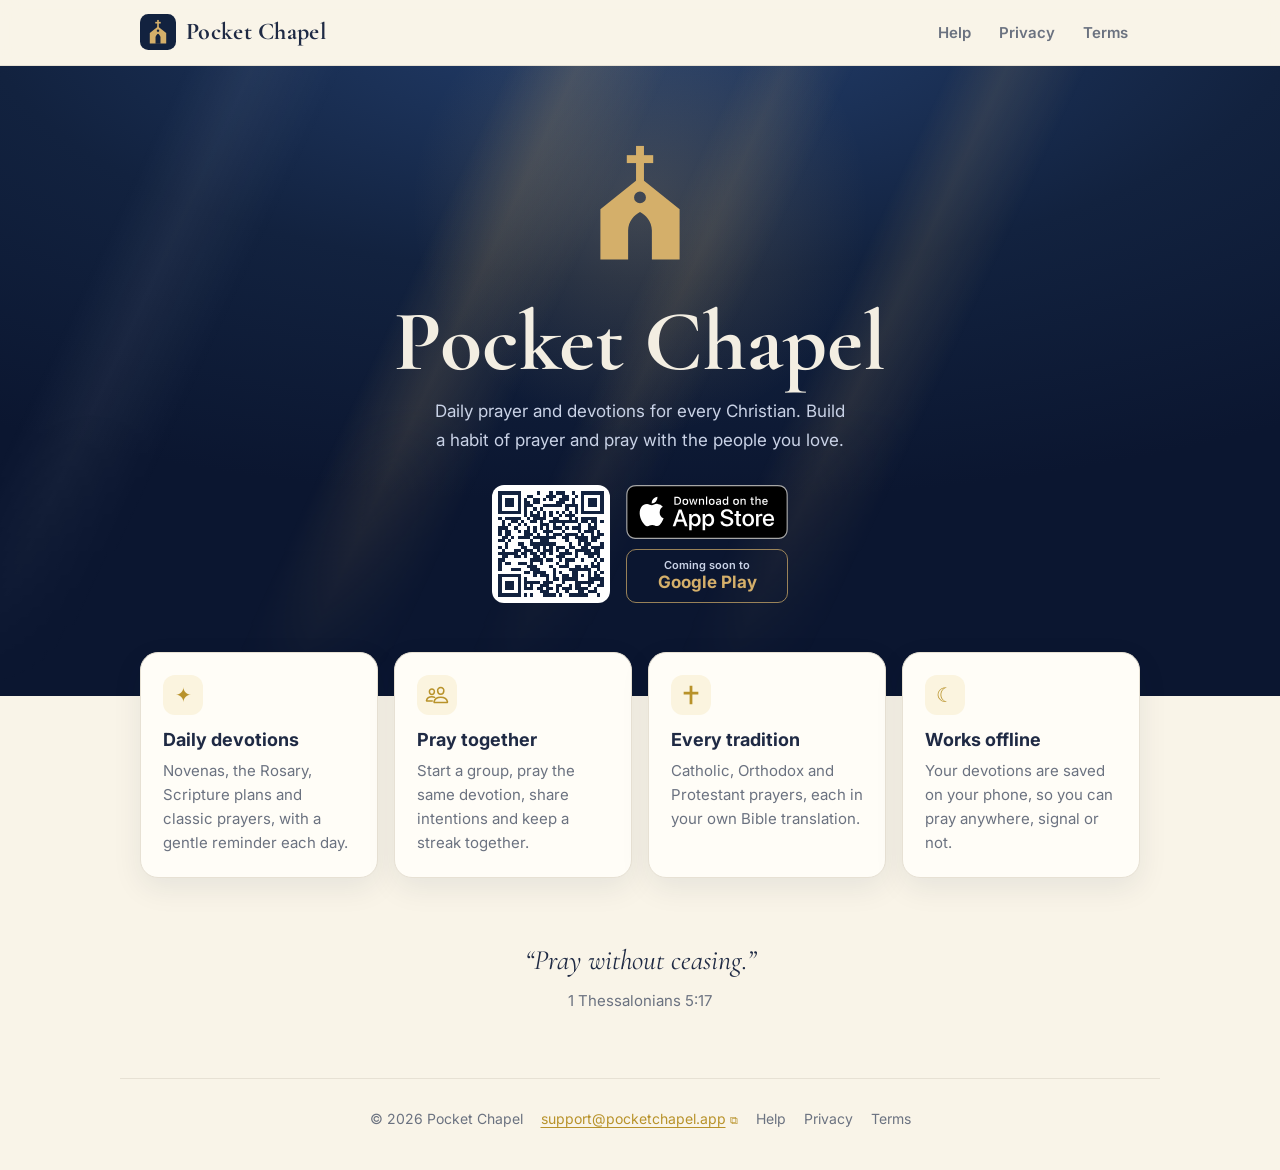
<file: index.html>
<!doctype html>
<html lang="en">
<head>
<meta charset="utf-8">
<meta name="viewport" content="width=device-width, initial-scale=1">
<title>Pocket Chapel · Daily prayer and devotions</title>
<meta name="description" content="Daily prayer and devotions for every Christian.">
<!-- Link previews (Nov 20): what iMessage, WhatsApp and social apps show when someone shares a pocketchapel.app link. -->
<meta property="og:type" content="website">
<meta property="og:site_name" content="Pocket Chapel">
<meta property="og:title" content="Pocket Chapel">
<meta property="og:description" content="Daily prayer and devotions for every Christian.">
<meta property="og:image" content="https://pocketchapel.app/og-image.png">
<meta property="og:image:width" content="1200">
<meta property="og:image:height" content="630">
<meta name="twitter:card" content="summary_large_image">
<meta name="twitter:image" content="https://pocketchapel.app/og-image.png">
<meta property="og:url" content="https://pocketchapel.app/">
<link rel="preconnect" href="https://fonts.googleapis.com">
<link rel="preconnect" href="https://fonts.gstatic.com" crossorigin>
<link href="https://fonts.googleapis.com/css2?family=Cormorant+Garamond:wght@600;700&family=Inter:wght@400;600;700&display=swap" rel="stylesheet">
<link rel="stylesheet" href="style.css?v=10">
<link rel="icon" href="data:image/svg+xml,<svg xmlns='http://www.w3.org/2000/svg' viewBox='0 0 100 100'><rect width='100' height='100' rx='23' fill='%2312223F'/><g transform='translate(12 12) scale(.76)'><rect x='47' y='6' width='6' height='30' fill='%23D4AF6A'/><rect x='40' y='13' width='20' height='6' fill='%23D4AF6A'/><path d='M20 92 V54 L50 30 L80 54 V92 Z' fill='%23D4AF6A'/><path d='M41 93 V70 C41 63 46 58 50 56 C54 58 59 63 59 70 V93 Z' fill='%2312223F'/><circle cx='50' cy='45' r='4.5' fill='%2312223F'/></g></svg>">
</head>
<body>
<header class="top"><div class="top-in"><a class="brand" href=""><svg viewBox="0 0 100 100" aria-hidden="true"><rect width="100" height="100" rx="23" fill="#12223F"/><g transform="translate(12 12) scale(.76)"><rect x="47" y="6" width="6" height="30" fill="#D4AF6A"/><rect x="40" y="13" width="20" height="6" fill="#D4AF6A"/><path d="M20 92 V54 L50 30 L80 54 V92 Z" fill="#D4AF6A"/><path d="M41 93 V70 C41 63 46 58 50 56 C54 58 59 63 59 70 V93 Z" fill="#12223F"/><circle cx="50" cy="45" r="4.5" fill="#12223F"/></g></svg><span>Pocket Chapel</span></a><nav><a href="help/">Help</a><a href="privacy/">Privacy</a><a href="terms/">Terms</a></nav></div></header>
<section class="hero">
<!-- Door and window are real cut-outs, so the background and rays show through (Becket, Nov 20). Nov 21: the door is now part of the outline, so no thin line shows across the bottom of the doorway. --><svg viewBox="0 0 100 100" aria-hidden="true"><rect x="47" y="6" width="6" height="30" fill="#D4AF6A"/><rect x="40" y="13" width="20" height="6" fill="#D4AF6A"/><path fill-rule="evenodd" d="M20 92 V54 L50 30 L80 54 V92 H59 V70 C59 63 54 58 50 56 C46 58 41 63 41 70 V92 Z M54.5 45 A4.5 4.5 0 1 0 45.5 45 A4.5 4.5 0 1 0 54.5 45 Z" fill="#D4AF6A"/></svg>
<h1>Pocket Chapel</h1>
<p>Daily prayer and devotions for every Christian. Build a habit of prayer and pray with the people you love.</p>
<!-- Live on the App Store (approved Nov 20, 2026); Android still to come. Apple's official badge (app-store-badge.svg, downloaded by Becket from developer.apple.com). -->
<!-- Get the app (Becket, Nov 20): on computers, the QR code on the left and the two store buttons stacked on the right;
     on phones, just the two buttons. -->
<div class="soon"><div class="qr"><img src="app-store-qr.svg" alt="QR code for Pocket Chapel on the App Store" width="118" height="118"></div><div class="stores"><a class="store" href="https://apps.apple.com/app/pocket-chapel/id6829996127"><img src="app-store-badge.svg" alt="Download on the App Store" width="162" height="54"></a><span class="play"><small>Coming soon to</small>Google Play</span></div></div>
</section>
<section class="features">
<div class="feature"><div class="ic">✦</div><h3>Daily devotions</h3><p>Novenas, the Rosary, Scripture plans and classic prayers, with a gentle reminder each day.</p></div>
<div class="feature"><div class="ic"><svg viewBox="0 0 512 512" width="24" height="24" aria-hidden="true"><path d="M402 168c-2.93 40.67-33.1 72-66 72s-63.12-31.32-66-72c-3-42.31 26.37-72 66-72s69 30.46 66 72z" fill="none" stroke="currentColor" stroke-linecap="round" stroke-linejoin="round" stroke-width="32"/><path d="M336 304c-65.17 0-127.84 32.37-143.54 95.41-2.08 8.34 3.15 16.59 11.72 16.59h263.65c8.57 0 13.77-8.25 11.72-16.59C463.85 335.36 401.18 304 336 304z" fill="none" stroke="currentColor" stroke-miterlimit="10" stroke-width="32"/><path d="M200 185.94c-2.34 32.48-26.72 58.06-53 58.06s-50.7-25.57-53-58.06C91.61 152.15 115.34 128 147 128s55.39 24.77 53 57.94z" fill="none" stroke="currentColor" stroke-linecap="round" stroke-linejoin="round" stroke-width="32"/><path d="M206 306c-18.05-8.27-37.93-11.45-59-11.45-52 0-102.1 25.85-114.65 76.2-1.65 6.66 2.53 13.25 9.37 13.25H154" fill="none" stroke="currentColor" stroke-linecap="round" stroke-miterlimit="10" stroke-width="32"/></svg></div><h3>Pray together</h3><p>Start a group, pray the same devotion, share intentions and keep a streak together.</p></div>
<div class="feature"><div class="ic"><svg viewBox="0 0 24 24" width="22" height="22" aria-hidden="true"><path d="M10.5 2h3v6.5H20v3h-6.5V22h-3V11.5H4v-3h6.5z" fill="currentColor"/></svg></div><h3>Every tradition</h3><p>Catholic, Orthodox and Protestant prayers, each in your own Bible translation.</p></div>
<div class="feature"><div class="ic">☾</div><h3>Works offline</h3><p>Your devotions are saved on your phone, so you can pray anywhere, signal or not.</p></div>
</section>
<section class="verse">
<blockquote>“Pray without ceasing.”</blockquote>
<cite>1 Thessalonians 5:17</cite>
</section>
<footer><span>© 2026 Pocket Chapel</span><span><button class="email" type="button" data-email="support@pocketchapel.app" title="Tap to copy">support@pocketchapel.app</button></span><a href="help/">Help</a><a href="privacy/">Privacy</a><a href="terms/">Terms</a></footer>
<script src="copy.js?v=2"></script>
<script src="store.js?v=1"></script>
</body>
</html>
</file>
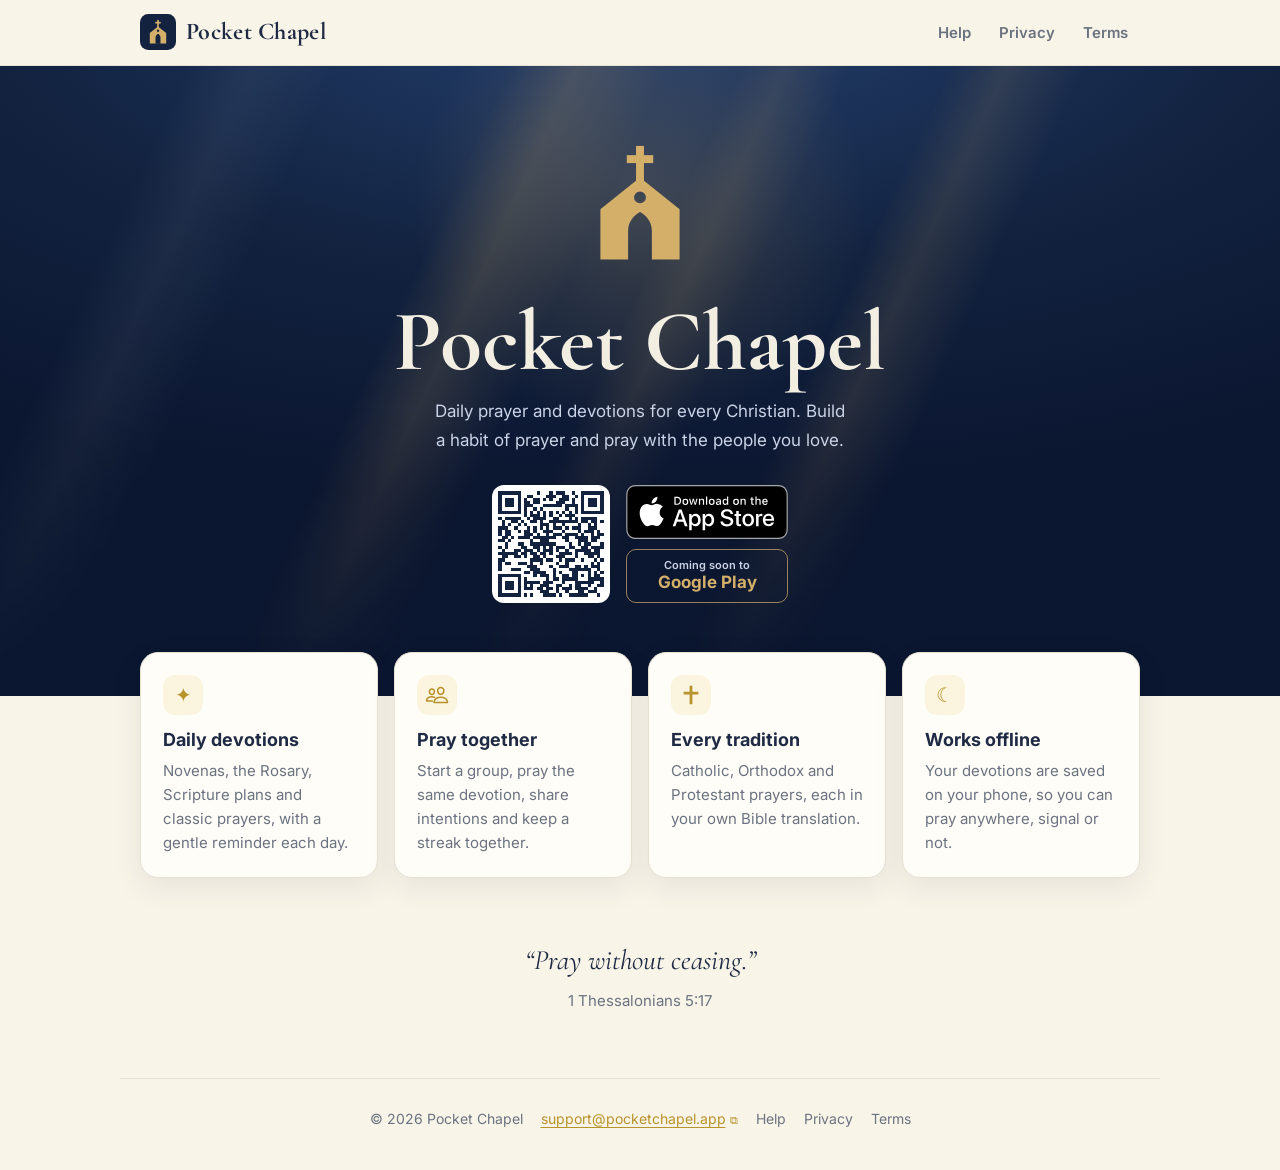
<file: get/index.html>
<!doctype html>
<html lang="en">
<head>
<meta charset="utf-8">
<meta name="viewport" content="width=device-width, initial-scale=1">
<title>Pocket Chapel</title>
<meta name="description" content="Daily prayer and devotions for every Christian.">
<!-- Link previews (Nov 20): what iMessage, WhatsApp and social apps show when someone shares a pocketchapel.app link. -->
<meta property="og:type" content="website">
<meta property="og:site_name" content="Pocket Chapel">
<meta property="og:title" content="Pocket Chapel">
<meta property="og:description" content="Daily prayer and devotions for every Christian.">
<meta property="og:image" content="https://pocketchapel.app/og-image.png">
<meta property="og:image:width" content="1200">
<meta property="og:image:height" content="630">
<meta name="twitter:card" content="summary_large_image">
<meta name="twitter:image" content="https://pocketchapel.app/og-image.png">
<meta property="og:url" content="https://pocketchapel.app/get/">
<!-- The link to share (Becket, Nov 20): pocketchapel.app/get. Messages show the Pocket Chapel picture above
     instead of Apple's screenshot. iPhones go straight to the App Store; everyone else lands on the home page
     (Android: "coming soon to Google Play"; computers: the QR code). Add Google Play here once Android is out. -->
<style>
body{margin:0;background:#12223F;color:#F3EEE2;font:17px/1.5 -apple-system,Helvetica,Arial,sans-serif;min-height:100vh;display:flex;flex-direction:column;align-items:center;justify-content:center;gap:18px;text-align:center;padding:24px;box-sizing:border-box}
.logo{width:104px;height:104px}
h1{font:600 40px/1.1 Georgia,"Times New Roman",serif;margin:0;letter-spacing:.3px}
p{margin:0;color:#C9D2E6;max-width:300px}
.badge{display:inline-block;line-height:0;border-radius:10px;margin-top:6px}
.badge img{width:162px;height:54px;display:block}
.home{color:#D4AF6A;font-size:15px;text-decoration:none}
</style>
</head>
<body>
<!-- Nov 21: the page now shows the logo and an App Store button first, so the dark Pocket Chapel page (not a blank
     white one) sits behind Safari's "Open this page in App Store?" box, and anyone who taps Cancel can still get the app. -->
<svg class="logo" viewBox="0 0 100 100" aria-hidden="true"><rect x="47" y="6" width="6" height="30" fill="#D4AF6A"/><rect x="40" y="13" width="20" height="6" fill="#D4AF6A"/><path fill-rule="evenodd" d="M20 92 V54 L50 30 L80 54 V92 H59 V70 C59 63 54 58 50 56 C46 58 41 63 41 70 V92 Z M54.5 45 A4.5 4.5 0 1 0 45.5 45 A4.5 4.5 0 1 0 54.5 45 Z" fill="#D4AF6A"/></svg>
<h1>Pocket Chapel</h1>
<p>Daily prayer and devotions for every Christian.</p>
<a class="badge" href="https://apps.apple.com/app/pocket-chapel/id6829996127"><img src="/app-store-badge.svg" alt="Download on the App Store"></a>
<a class="home" href="/">Visit pocketchapel.app</a>
<script>
(function () {
  var ua = navigator.userAgent || '';
  var ios = /iPhone|iPad|iPod/i.test(ua) || (navigator.platform === 'MacIntel' && navigator.maxTouchPoints > 1);
  // iPhones: open the App Store after the page has drawn. Everyone else: the home page (Android "coming soon", computers the QR code).
  setTimeout(function () { location.replace(ios ? 'https://apps.apple.com/app/pocket-chapel/id6829996127' : '/'); }, 400);
})();
</script>
</body>
</html>
</file>
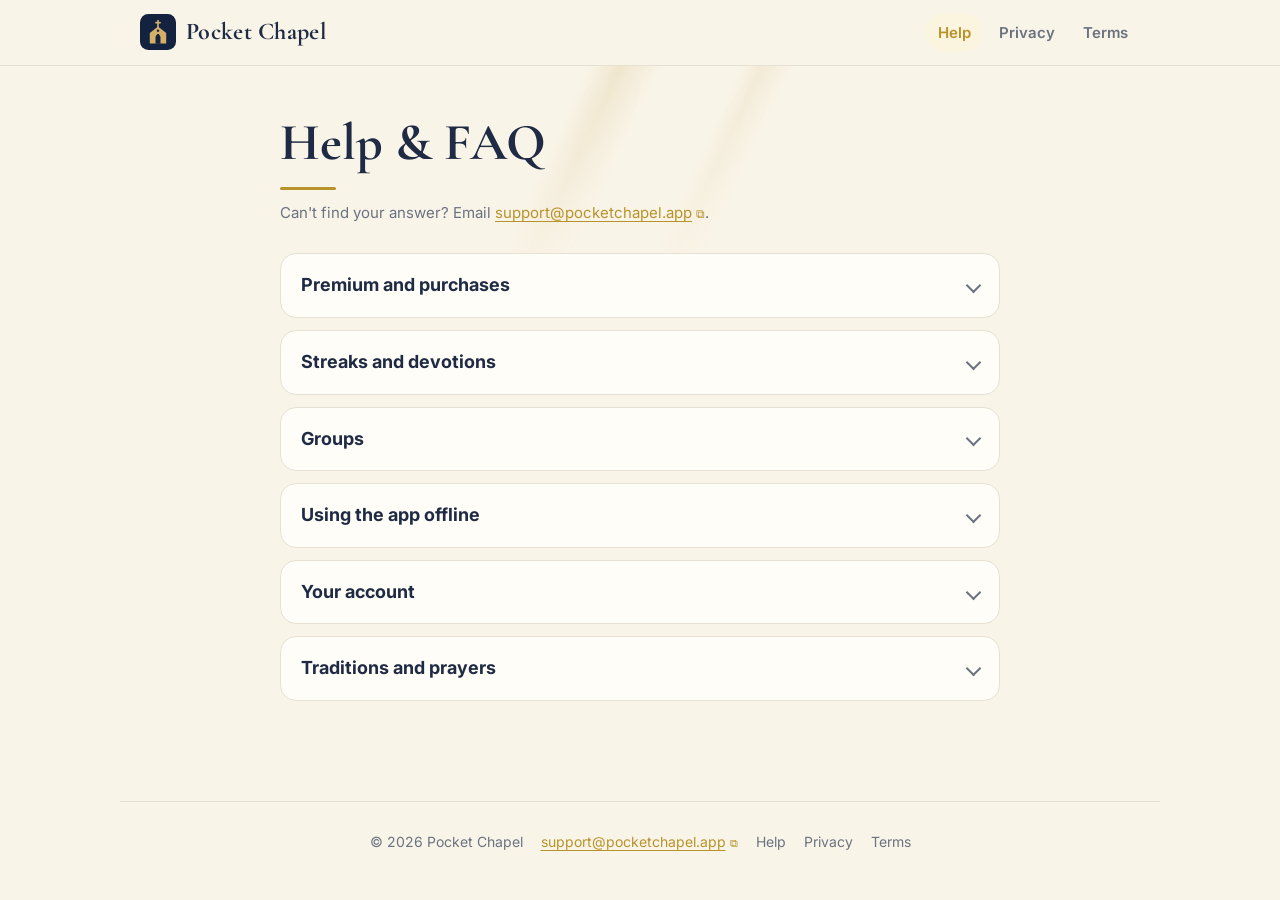
<file: help/index.html>
<!doctype html>
<html lang="en">
<head>
<meta charset="utf-8">
<meta name="viewport" content="width=device-width, initial-scale=1">
<title>Help & FAQ · Pocket Chapel</title>
<meta name="description" content="Daily prayer and devotions for every Christian.">
<link rel="preconnect" href="https://fonts.googleapis.com">
<link rel="preconnect" href="https://fonts.gstatic.com" crossorigin>
<link href="https://fonts.googleapis.com/css2?family=Cormorant+Garamond:wght@600;700&family=Inter:wght@400;600;700&display=swap" rel="stylesheet">
<link rel="stylesheet" href="../style.css?v=2">
<link rel="icon" href="data:image/svg+xml,<svg xmlns='http://www.w3.org/2000/svg' viewBox='0 0 100 100'><rect width='100' height='100' rx='23' fill='%2312223F'/><g transform='translate(12 12) scale(.76)'><rect x='47' y='6' width='6' height='30' fill='%23D4AF6A'/><rect x='40' y='13' width='20' height='6' fill='%23D4AF6A'/><path d='M20 92 V54 L50 30 L80 54 V92 Z' fill='%23D4AF6A'/><path d='M41 93 V70 C41 63 46 58 50 56 C54 58 59 63 59 70 V93 Z' fill='%2312223F'/><circle cx='50' cy='45' r='4.5' fill='%2312223F'/></g></svg>">
</head>
<body>
<header class="top"><div class="top-in"><a class="brand" href="../"><svg viewBox="0 0 100 100" aria-hidden="true"><rect width="100" height="100" rx="23" fill="#12223F"/><g transform="translate(12 12) scale(.76)"><rect x="47" y="6" width="6" height="30" fill="#D4AF6A"/><rect x="40" y="13" width="20" height="6" fill="#D4AF6A"/><path d="M20 92 V54 L50 30 L80 54 V92 Z" fill="#D4AF6A"/><path d="M41 93 V70 C41 63 46 58 50 56 C54 58 59 63 59 70 V93 Z" fill="#12223F"/><circle cx="50" cy="45" r="4.5" fill="#12223F"/></g></svg><span>Pocket Chapel</span></a><nav><a href="../help/" class="on">Help</a><a href="../privacy/">Privacy</a><a href="../terms/">Terms</a></nav></div></header>
<main class="page">
<h1>Help &amp; FAQ</h1>
<div class="rule"></div>
<p class="date">Can't find your answer? Email <button class="email" type="button" data-email="support@pocketchapel.app" title="Tap to copy">support@pocketchapel.app</button>.</p>
<details name="faq"><summary>Premium and purchases</summary><div class="qa">
<p class="q">What does Premium add?</p><p class="a">Groups, your own prayers, making any prayer a devotion, Stacks, and as many devotions as you like. Prayers, the Bible, readings and streaks are always free.</p>
<p class="q">How do I cancel?</p><p class="a">In your phone's Settings under Subscriptions (iPhone) or in the Play Store (Android). Premium stays on until the time you paid for runs out.</p>
<p class="q">Can I get a refund?</p><p class="a">Apple and Google handle payments, so ask them for a refund: on iPhone at reportaproblem.apple.com, on Android through your Play Store order history.</p>
<p class="q">How do I get Premium on a new phone?</p><p class="a">Sign in with the same account, open the Premium page and tap Restore purchases.</p>
<p class="q">What happens to my groups if Premium ends?</p><p class="a">You're paused, so you don't break the group's streak. When you renew, you can catch up or jump back in.</p>
</div></details>
<details name="faq"><summary>Streaks and devotions</summary><div class="qa">
<p class="q">When does a new day start?</p><p class="a">At 3 a.m., so late-night prayers count for that day.</p>
<p class="q">How does my streak work?</p><p class="a">It counts the days in a row you mark at least one devotion done.</p>
<p class="q">I missed a day. Can I catch up?</p><p class="a">Yes. Open the devotion and pray the days you missed. Novenas can be caught up but not prayed ahead.</p>
<p class="q">Can I get a lost streak back?</p><p class="a">If your streak was over 30 days and you missed 1 or 2 days, Today offers "Win back your streak." You can do this once a month.</p>
<p class="q">How do I change reminders?</p><p class="a">Open the devotion and change its reminder time under Details. You can turn all reminders off in Settings.</p>
</div></details>
<details name="faq"><summary>Groups</summary><div class="qa">
<p class="q">Who can make or join a group?</p><p class="a">Anyone with Premium.</p>
<p class="q">How do I join a group?</p><p class="a">Ask a member for the invite code, then go to Groups → Join with a code. If the group is partway through a devotion, you start at Day 1 and can catch up.</p>
<p class="q">How does a group streak work?</p><p class="a">The group keeps its streak when every member has prayed or is caught up. Paused and offline members don't break it.</p>
<p class="q">What if I'll have no signal?</p><p class="a">Turn on Going offline in Group info. The streak waits for you.</p>
<p class="q">What are nudges and emergency requests?</p><p class="a">A nudge reminds someone to pray. An emergency request asks the whole group to pray now. A group can have up to 3 prayer requests at a time (intentions and emergencies together); emergencies show for 5 days.</p>
<p class="q">How do I block someone?</p><p class="a">Press and hold their message in the group chat and tap Block.</p>
<p class="q">How do I leave a group?</p><p class="a">Open Group info and tap Leave group.</p>
</div></details>
<details name="faq"><summary>Using the app offline</summary><div class="qa">
<p class="q">Does the app work without signal?</p><p class="a">Yes. Your Today devotions are saved on your phone. Mark them done and they'll sync later.</p>
<p class="q">Can I read the whole Bible offline?</p><p class="a">Yes, after you download a Bible in Settings.</p>
<p class="q">What doesn't work offline?</p><p class="a">Searching for new devotions, Suggest, group chat and signing out.</p>
</div></details>
<details name="faq"><summary>Your account</summary><div class="qa">
<p class="q">How do I delete my account?</p><p class="a">Profile → Account → Delete account. It erases everything and can't be undone.</p>
<p class="q">Does deleting my account cancel Premium?</p><p class="a">No. Cancel it in your phone's Settings first.</p>
<p class="q">What do you do with my data?</p><p class="a">See our <a href="../privacy/">Privacy Policy</a>.</p>
</div></details>
<details name="faq"><summary>Traditions and prayers</summary><div class="qa">
<p class="q">Is Pocket Chapel only for Catholics?</p><p class="a">No, it's for all Christians. Change what the Library shows in Settings.</p>
<p class="q">Where do the prayers come from?</p><p class="a">Books published in 1930 or earlier. The Readings of the Day show the Bible verses for each day in your own Bible translation.</p>
<p class="q">I found a mistake in a prayer.</p><p class="a">Email <button class="email" type="button" data-email="support@pocketchapel.app" title="Tap to copy">support@pocketchapel.app</button> and tell us which prayer. We'll fix it.</p>
</div></details>
</main>
<footer><span>© 2026 Pocket Chapel</span><span><button class="email" type="button" data-email="support@pocketchapel.app" title="Tap to copy">support@pocketchapel.app</button></span><a href="../help/">Help</a><a href="../privacy/">Privacy</a><a href="../terms/">Terms</a></footer>
<script src="../copy.js?v=2"></script>
<script>
// One topic open at a time (Becket, Nov 19), also in browsers that don't support details name="".
document.querySelectorAll('details[name="faq"]').forEach(function (d) {
  d.addEventListener('toggle', function () {
    if (!d.open) return;
    document.querySelectorAll('details[name="faq"]').forEach(function (o) { if (o !== d) o.open = false; });
  });
});
</script>

</body>
</html>
</file>
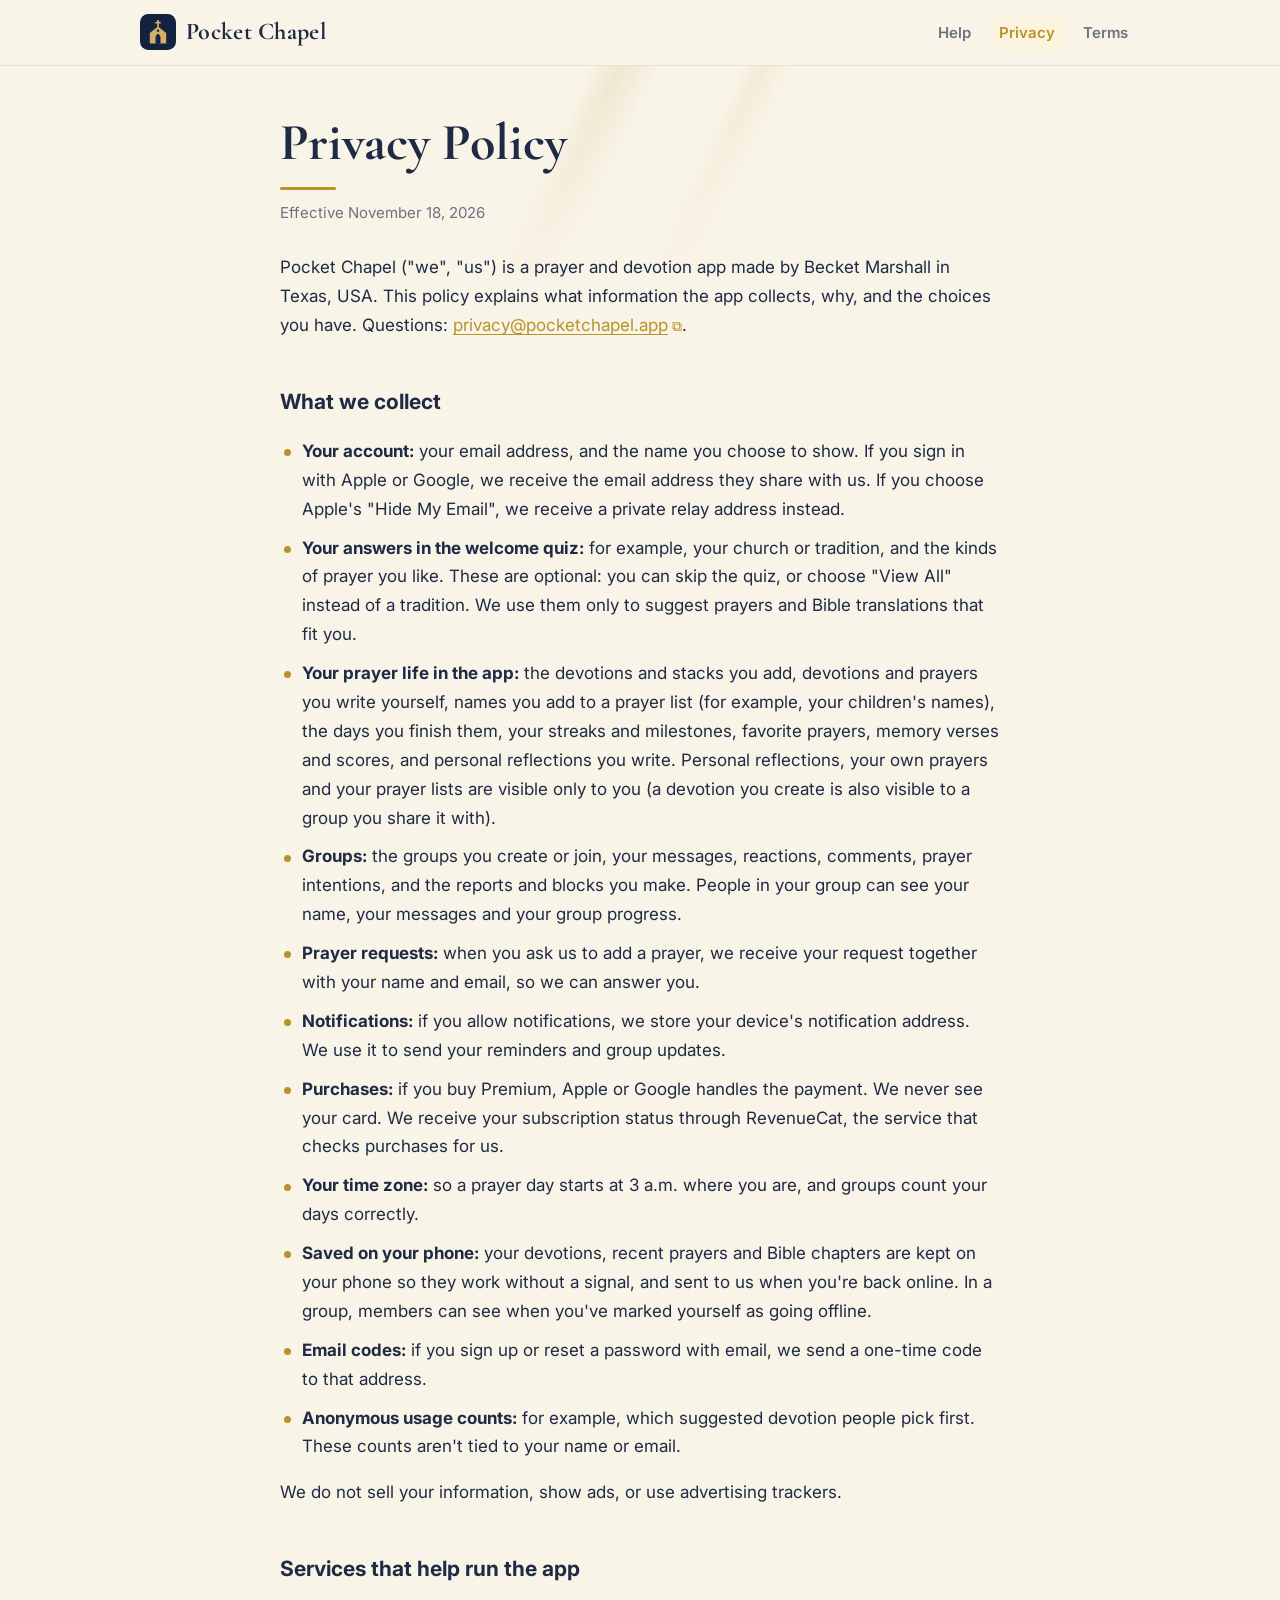
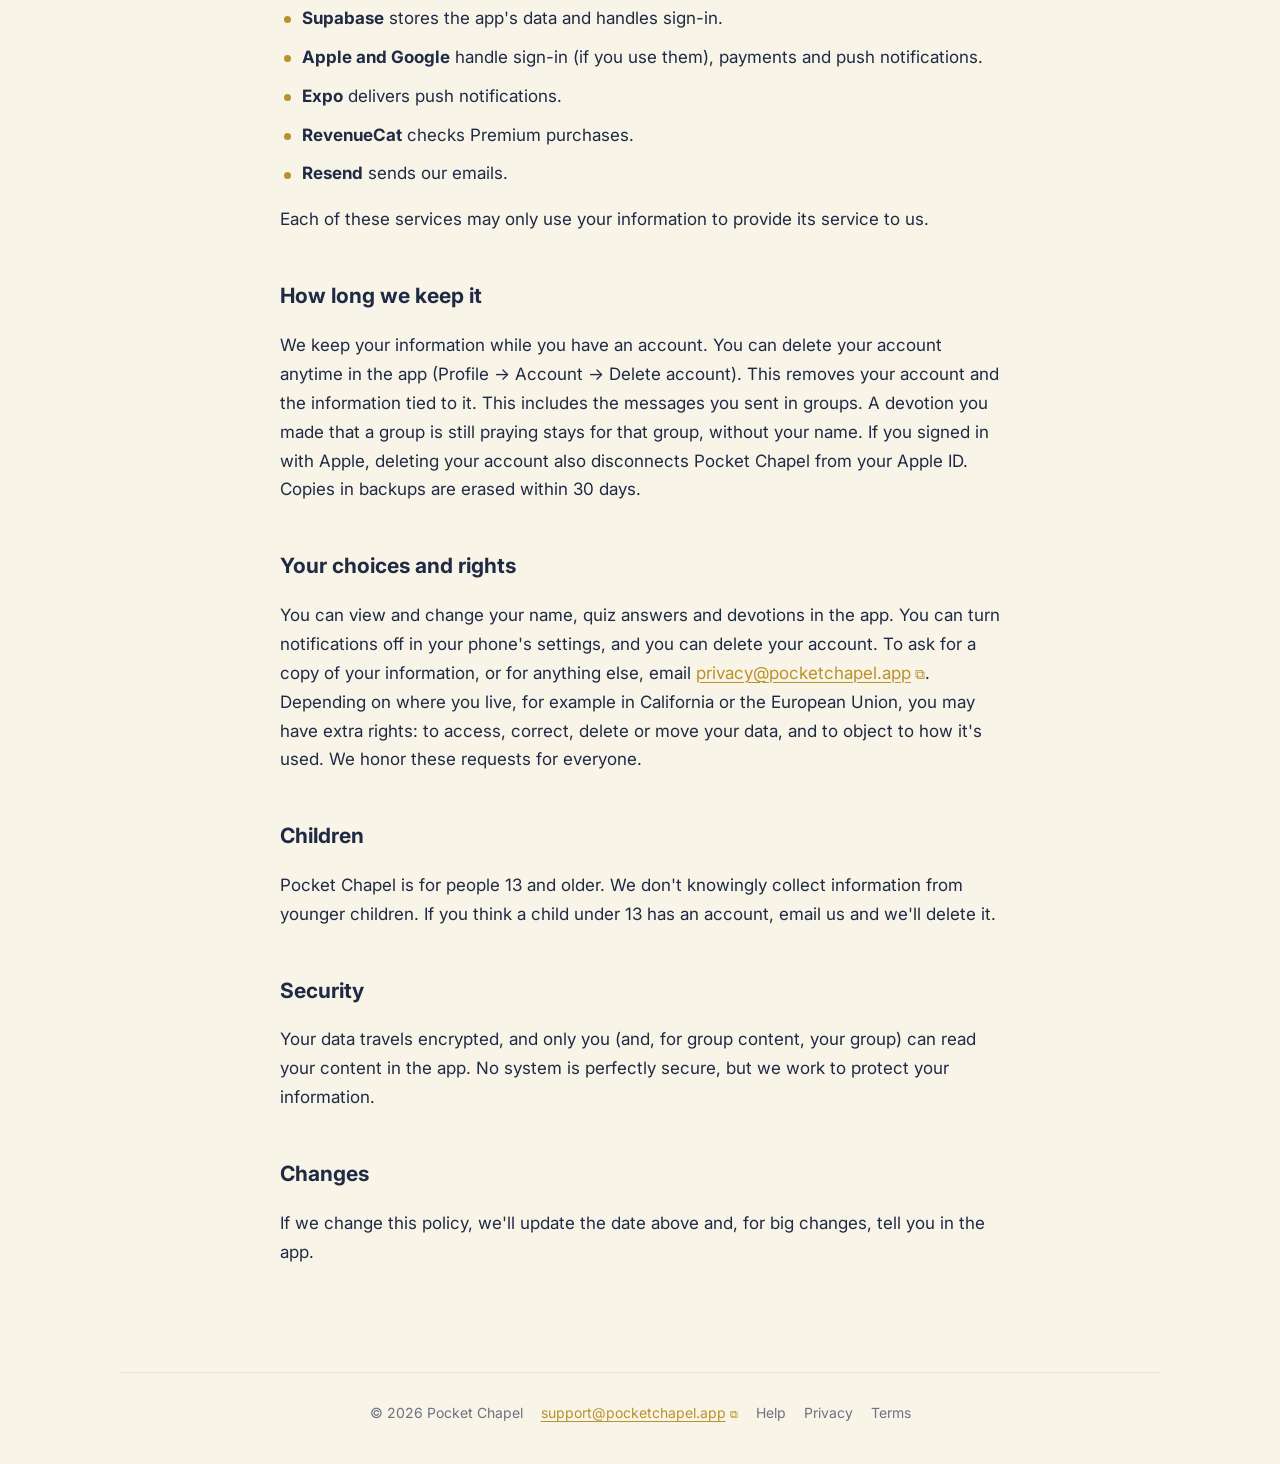
<file: privacy/index.html>
<!doctype html>
<html lang="en">
<head>
<meta charset="utf-8">
<meta name="viewport" content="width=device-width, initial-scale=1">
<title>Privacy Policy · Pocket Chapel</title>
<meta name="description" content="Daily prayer and devotions for every Christian.">
<link rel="preconnect" href="https://fonts.googleapis.com">
<link rel="preconnect" href="https://fonts.gstatic.com" crossorigin>
<link href="https://fonts.googleapis.com/css2?family=Cormorant+Garamond:wght@600;700&family=Inter:wght@400;600;700&display=swap" rel="stylesheet">
<link rel="stylesheet" href="../style.css?v=2">
<link rel="icon" href="data:image/svg+xml,<svg xmlns='http://www.w3.org/2000/svg' viewBox='0 0 100 100'><rect width='100' height='100' rx='23' fill='%2312223F'/><g transform='translate(12 12) scale(.76)'><rect x='47' y='6' width='6' height='30' fill='%23D4AF6A'/><rect x='40' y='13' width='20' height='6' fill='%23D4AF6A'/><path d='M20 92 V54 L50 30 L80 54 V92 Z' fill='%23D4AF6A'/><path d='M41 93 V70 C41 63 46 58 50 56 C54 58 59 63 59 70 V93 Z' fill='%2312223F'/><circle cx='50' cy='45' r='4.5' fill='%2312223F'/></g></svg>">
</head>
<body>
<header class="top"><div class="top-in"><a class="brand" href="../"><svg viewBox="0 0 100 100" aria-hidden="true"><rect width="100" height="100" rx="23" fill="#12223F"/><g transform="translate(12 12) scale(.76)"><rect x="47" y="6" width="6" height="30" fill="#D4AF6A"/><rect x="40" y="13" width="20" height="6" fill="#D4AF6A"/><path d="M20 92 V54 L50 30 L80 54 V92 Z" fill="#D4AF6A"/><path d="M41 93 V70 C41 63 46 58 50 56 C54 58 59 63 59 70 V93 Z" fill="#12223F"/><circle cx="50" cy="45" r="4.5" fill="#12223F"/></g></svg><span>Pocket Chapel</span></a><nav><a href="../help/">Help</a><a href="../privacy/" class="on">Privacy</a><a href="../terms/">Terms</a></nav></div></header>
<main class="page">
<h1>Privacy Policy</h1>
<div class="rule"></div>
<p class="date">Effective November 18, 2026</p>
<p>Pocket Chapel ("we", "us") is a prayer and devotion app made by Becket Marshall in Texas, USA. This policy explains what information the app collects, why, and the choices you have. Questions: <button class="email" type="button" data-email="privacy@pocketchapel.app" title="Tap to copy">privacy@pocketchapel.app</button>.</p>
<h2>What we collect</h2>
<ul>
<li><strong>Your account:</strong> your email address, and the name you choose to show. If you sign in with Apple or Google, we receive the email address they share with us. If you choose Apple's "Hide My Email", we receive a private relay address instead.</li>
<li><strong>Your answers in the welcome quiz:</strong> for example, your church or tradition, and the kinds of prayer you like. These are optional: you can skip the quiz, or choose "View All" instead of a tradition. We use them only to suggest prayers and Bible translations that fit you.</li>
<li><strong>Your prayer life in the app:</strong> the devotions and stacks you add, devotions and prayers you write yourself, names you add to a prayer list (for example, your children's names), the days you finish them, your streaks and milestones, favorite prayers, memory verses and scores, and personal reflections you write. Personal reflections, your own prayers and your prayer lists are visible only to you (a devotion you create is also visible to a group you share it with).</li>
<li><strong>Groups:</strong> the groups you create or join, your messages, reactions, comments, prayer intentions, and the reports and blocks you make. People in your group can see your name, your messages and your group progress.</li>
<li><strong>Prayer requests:</strong> when you ask us to add a prayer, we receive your request together with your name and email, so we can answer you.</li>
<li><strong>Notifications:</strong> if you allow notifications, we store your device's notification address. We use it to send your reminders and group updates.</li>
<li><strong>Purchases:</strong> if you buy Premium, Apple or Google handles the payment. We never see your card. We receive your subscription status through RevenueCat, the service that checks purchases for us.</li>
<li><strong>Your time zone:</strong> so a prayer day starts at 3 a.m. where you are, and groups count your days correctly.</li>
<li><strong>Saved on your phone:</strong> your devotions, recent prayers and Bible chapters are kept on your phone so they work without a signal, and sent to us when you're back online. In a group, members can see when you've marked yourself as going offline.</li>
<li><strong>Email codes:</strong> if you sign up or reset a password with email, we send a one-time code to that address.</li>
<li><strong>Anonymous usage counts:</strong> for example, which suggested devotion people pick first. These counts aren't tied to your name or email.</li>
</ul>
<p>We do not sell your information, show ads, or use advertising trackers.</p>
<h2>Services that help run the app</h2>
<ul>
<li><strong>Supabase</strong> stores the app's data and handles sign-in.</li>
<li><strong>Apple and Google</strong> handle sign-in (if you use them), payments and push notifications.</li>
<li><strong>Expo</strong> delivers push notifications.</li>
<li><strong>RevenueCat</strong> checks Premium purchases.</li>
<li><strong>Resend</strong> sends our emails.</li>
</ul>
<p>Each of these services may only use your information to provide its service to us.</p>
<h2>How long we keep it</h2>
<p>We keep your information while you have an account. You can delete your account anytime in the app (Profile → Account → Delete account). This removes your account and the information tied to it. This includes the messages you sent in groups. A devotion you made that a group is still praying stays for that group, without your name. If you signed in with Apple, deleting your account also disconnects Pocket Chapel from your Apple ID. Copies in backups are erased within 30 days.</p>
<h2>Your choices and rights</h2>
<p>You can view and change your name, quiz answers and devotions in the app. You can turn notifications off in your phone's settings, and you can delete your account. To ask for a copy of your information, or for anything else, email <button class="email" type="button" data-email="privacy@pocketchapel.app" title="Tap to copy">privacy@pocketchapel.app</button>. Depending on where you live, for example in California or the European Union, you may have extra rights: to access, correct, delete or move your data, and to object to how it's used. We honor these requests for everyone.</p>
<h2>Children</h2>
<p>Pocket Chapel is for people 13 and older. We don't knowingly collect information from younger children. If you think a child under 13 has an account, email us and we'll delete it.</p>
<h2>Security</h2>
<p>Your data travels encrypted, and only you (and, for group content, your group) can read your content in the app. No system is perfectly secure, but we work to protect your information.</p>
<h2>Changes</h2>
<p>If we change this policy, we'll update the date above and, for big changes, tell you in the app.</p>
</main>
<footer><span>© 2026 Pocket Chapel</span><span><button class="email" type="button" data-email="support@pocketchapel.app" title="Tap to copy">support@pocketchapel.app</button></span><a href="../help/">Help</a><a href="../privacy/">Privacy</a><a href="../terms/">Terms</a></footer>
<script src="../copy.js?v=2"></script>
</body>
</html>
</file>
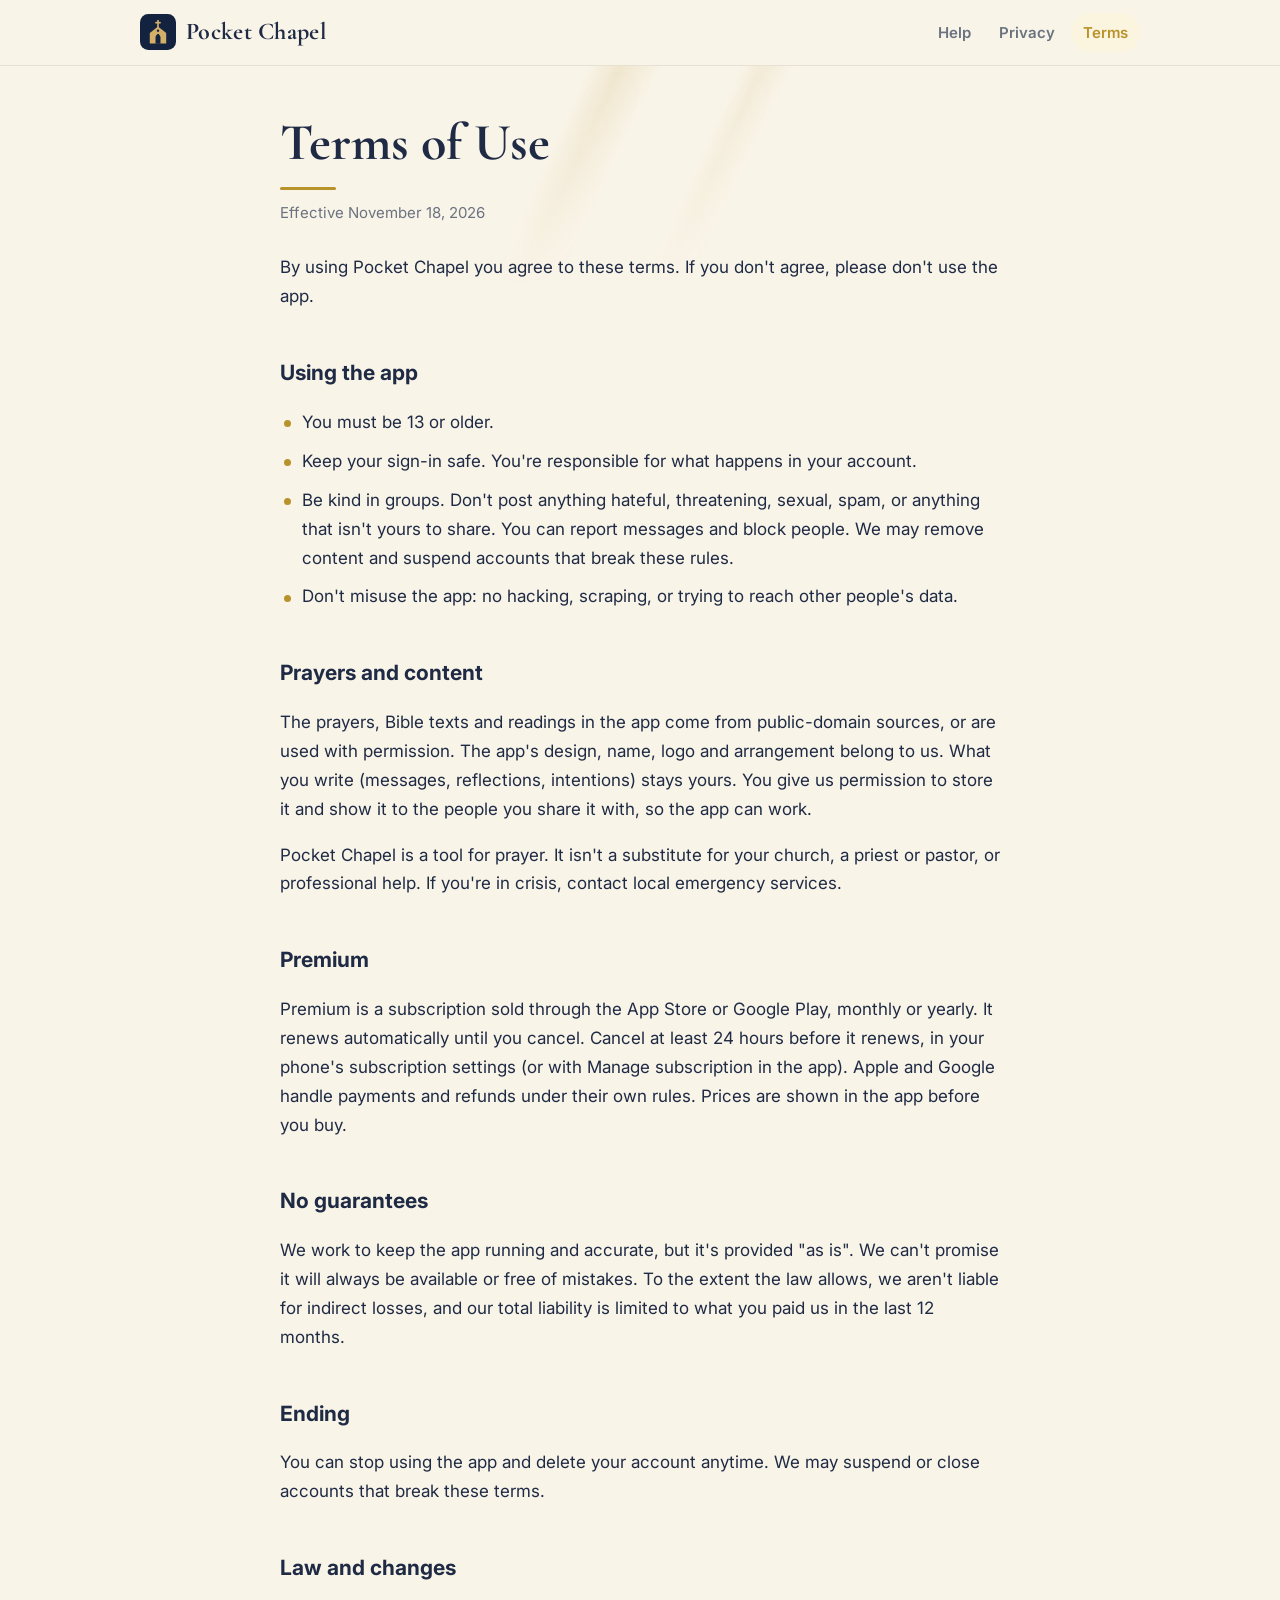
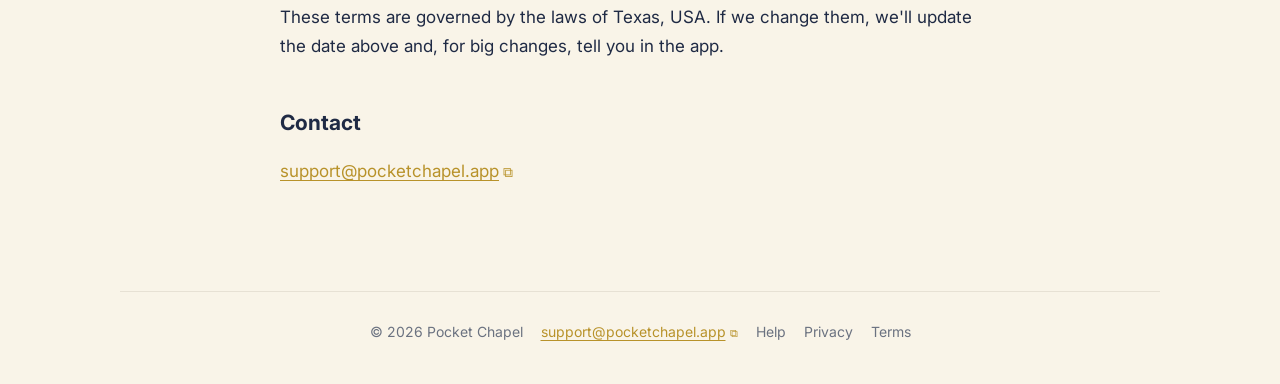
<file: terms/index.html>
<!doctype html>
<html lang="en">
<head>
<meta charset="utf-8">
<meta name="viewport" content="width=device-width, initial-scale=1">
<title>Terms of Use · Pocket Chapel</title>
<meta name="description" content="Daily prayer and devotions for every Christian.">
<link rel="preconnect" href="https://fonts.googleapis.com">
<link rel="preconnect" href="https://fonts.gstatic.com" crossorigin>
<link href="https://fonts.googleapis.com/css2?family=Cormorant+Garamond:wght@600;700&family=Inter:wght@400;600;700&display=swap" rel="stylesheet">
<link rel="stylesheet" href="../style.css?v=2">
<link rel="icon" href="data:image/svg+xml,<svg xmlns='http://www.w3.org/2000/svg' viewBox='0 0 100 100'><rect width='100' height='100' rx='23' fill='%2312223F'/><g transform='translate(12 12) scale(.76)'><rect x='47' y='6' width='6' height='30' fill='%23D4AF6A'/><rect x='40' y='13' width='20' height='6' fill='%23D4AF6A'/><path d='M20 92 V54 L50 30 L80 54 V92 Z' fill='%23D4AF6A'/><path d='M41 93 V70 C41 63 46 58 50 56 C54 58 59 63 59 70 V93 Z' fill='%2312223F'/><circle cx='50' cy='45' r='4.5' fill='%2312223F'/></g></svg>">
</head>
<body>
<header class="top"><div class="top-in"><a class="brand" href="../"><svg viewBox="0 0 100 100" aria-hidden="true"><rect width="100" height="100" rx="23" fill="#12223F"/><g transform="translate(12 12) scale(.76)"><rect x="47" y="6" width="6" height="30" fill="#D4AF6A"/><rect x="40" y="13" width="20" height="6" fill="#D4AF6A"/><path d="M20 92 V54 L50 30 L80 54 V92 Z" fill="#D4AF6A"/><path d="M41 93 V70 C41 63 46 58 50 56 C54 58 59 63 59 70 V93 Z" fill="#12223F"/><circle cx="50" cy="45" r="4.5" fill="#12223F"/></g></svg><span>Pocket Chapel</span></a><nav><a href="../help/">Help</a><a href="../privacy/">Privacy</a><a href="../terms/" class="on">Terms</a></nav></div></header>
<main class="page">
<h1>Terms of Use</h1>
<div class="rule"></div>
<p class="date">Effective November 18, 2026</p>
<p>By using Pocket Chapel you agree to these terms. If you don't agree, please don't use the app.</p>
<h2>Using the app</h2>
<ul>
<li>You must be 13 or older.</li>
<li>Keep your sign-in safe. You're responsible for what happens in your account.</li>
<li>Be kind in groups. Don't post anything hateful, threatening, sexual, spam, or anything that isn't yours to share. You can report messages and block people. We may remove content and suspend accounts that break these rules.</li>
<li>Don't misuse the app: no hacking, scraping, or trying to reach other people's data.</li>
</ul>
<h2>Prayers and content</h2>
<p>The prayers, Bible texts and readings in the app come from public-domain sources, or are used with permission. The app's design, name, logo and arrangement belong to us. What you write (messages, reflections, intentions) stays yours. You give us permission to store it and show it to the people you share it with, so the app can work.</p>
<p>Pocket Chapel is a tool for prayer. It isn't a substitute for your church, a priest or pastor, or professional help. If you're in crisis, contact local emergency services.</p>
<h2>Premium</h2>
<p>Premium is a subscription sold through the App Store or Google Play, monthly or yearly. It renews automatically until you cancel. Cancel at least 24 hours before it renews, in your phone's subscription settings (or with Manage subscription in the app). Apple and Google handle payments and refunds under their own rules. Prices are shown in the app before you buy.</p>
<h2>No guarantees</h2>
<p>We work to keep the app running and accurate, but it's provided "as is". We can't promise it will always be available or free of mistakes. To the extent the law allows, we aren't liable for indirect losses, and our total liability is limited to what you paid us in the last 12 months.</p>
<h2>Ending</h2>
<p>You can stop using the app and delete your account anytime. We may suspend or close accounts that break these terms.</p>
<h2>Law and changes</h2>
<p>These terms are governed by the laws of Texas, USA. If we change them, we'll update the date above and, for big changes, tell you in the app.</p>
<h2>Contact</h2>
<p><button class="email" type="button" data-email="support@pocketchapel.app" title="Tap to copy">support@pocketchapel.app</button></p>
</main>
<footer><span>© 2026 Pocket Chapel</span><span><button class="email" type="button" data-email="support@pocketchapel.app" title="Tap to copy">support@pocketchapel.app</button></span><a href="../help/">Help</a><a href="../privacy/">Privacy</a><a href="../terms/">Terms</a></footer>
<script src="../copy.js?v=2"></script>
</body>
</html>
</file>
<file: style.css>
/* Pocket Chapel website (redesign, Nov 18): cream and navy with gold, like the app. */
:root {
  --bg: #F9F4E8; --card: #FFFDF7; --text: #1F2A44; --muted: #6B7280; --gold: #B8922A; --gold-soft: #FBF4DF;
  --border: #E7E1D4; --navy: #12223F; --navy-2: #1A2E52; --on-navy: #F3EEE2; --gold-bright: #D4AF6A;
}
@media (prefers-color-scheme: dark) {
  :root { --bg: #0F1830; --card: #16223F; --text: #F3EEE2; --muted: #9AA6C2; --gold: #E0B84C; --gold-soft: #22305A; --border: #2A3A60; }
}
* { box-sizing: border-box; }
html { -webkit-text-size-adjust: 100%; }
body { margin: 0; background: var(--bg); color: var(--text); font: 17px/1.7 "Inter", -apple-system, BlinkMacSystemFont, "Segoe UI", Helvetica, Arial, sans-serif; }
a { color: var(--gold); text-decoration-thickness: 1px; text-underline-offset: 3px; }
.serif { font-family: "Cormorant Garamond", Georgia, "Times New Roman", serif; }

/* Header */
.top { position: sticky; top: 0; z-index: 10; background: color-mix(in srgb, var(--bg) 88%, transparent); backdrop-filter: blur(10px); border-bottom: 1px solid var(--border); }
.top-in { max-width: 1040px; margin: 0 auto; padding: 12px 20px; display: flex; align-items: center; justify-content: space-between; gap: 12px; }
.brand { display: flex; align-items: center; gap: 10px; text-decoration: none; color: var(--text); }
.brand svg { width: 36px; height: 36px; flex: none; }
.brand span { font-family: "Cormorant Garamond", Georgia, serif; font-size: 24px; font-weight: 700; letter-spacing: .3px; white-space: nowrap; }
nav { display: flex; gap: 4px; }
nav a { color: var(--muted); text-decoration: none; font-size: 15px; font-weight: 600; padding: 7px 12px; border-radius: 999px; }
nav a:hover { color: var(--text); background: var(--gold-soft); }
nav a.on { color: var(--gold); background: var(--gold-soft); }

/* Home */
.hero { background: radial-gradient(1200px 500px at 50% -10%, #24406f 0%, var(--navy) 55%, #0b1630 100%); color: var(--on-navy); text-align: center; padding: 72px 20px 84px; }
.hero svg { width: 132px; height: 132px; } /* bigger logo (Becket, Nov 20) */
.hero h1 { font-family: "Cormorant Garamond", Georgia, serif; font-size: clamp(50px, 10vw, 86px); line-height: 1.05; margin: 18px 0 10px; font-weight: 700; }
.hero p { max-width: 540px; margin: 0 auto; font-size: 17px; text-wrap: balance; color: #C9D2E6; }
/* Get the app (Becket, Nov 20): QR left, App Store badge and Google Play box stacked right, all one block. */
.soon { display: inline-flex; align-items: center; gap: 16px; margin-top: 30px; }
.stores { display: flex; flex-direction: column; gap: 10px; }
.store { display: inline-block; line-height: 0; border-radius: 10px; }
.store img { height: 54px; width: 162px; display: block; }
.play { box-sizing: border-box; width: 162px; height: 54px; border: 1.5px solid rgba(212,175,106,.7); border-radius: 10px; display: flex; flex-direction: column; justify-content: center; align-items: center; color: var(--gold-bright); font-weight: 700; font-size: 17px; line-height: 1.1; }
.play small { font-size: 11px; font-weight: 600; color: #C9D2E6; margin-bottom: 2px; }
.qr { display: none; }
.qr img { width: 118px; height: 118px; border-radius: 12px; display: block; }
/* Only on computers (a mouse and a wide screen); phones can't scan their own screen. */
@media (hover: hover) and (min-width: 900px) { .qr { display: block; } }
/* Phones: the two buttons side by side. */
@media (max-width: 899px), (hover: none) { .stores { flex-direction: row; flex-wrap: wrap; justify-content: center; } }
.pill { border: 1.5px solid var(--gold-bright); color: var(--gold-bright); border-radius: 999px; padding: 9px 18px; font-weight: 700; font-size: 15px; }
.features { max-width: 1040px; margin: -44px auto 0; padding: 0 20px; display: grid; grid-template-columns: repeat(auto-fit, minmax(220px, 1fr)); gap: 16px; position: relative; }
.feature { background: var(--card); border: 1px solid var(--border); border-radius: 18px; padding: 22px; box-shadow: 0 10px 30px rgba(18,34,63,.08); }
.feature .ic { width: 40px; height: 40px; border-radius: 12px; background: var(--gold-soft); color: var(--gold); display: grid; place-items: center; font-size: 20px; margin-bottom: 10px; }
.feature h3 { margin: 0 0 4px; font-size: 18px; }
.feature p { margin: 0; color: var(--muted); font-size: 15px; line-height: 1.6; }
.verse { max-width: 680px; margin: 64px auto 0; padding: 0 20px; text-align: center; }
.verse blockquote { margin: 0; font-family: "Cormorant Garamond", Georgia, serif; font-size: 28px; line-height: 1.35; font-style: italic; }
.verse cite { display: block; margin-top: 8px; color: var(--muted); font-style: normal; font-size: 15px; }

/* Pages */
.page { max-width: 760px; margin: 0 auto; padding: 48px 20px 24px; }
.page h1 { font-family: "Cormorant Garamond", Georgia, serif; font-size: clamp(38px, 7vw, 52px); line-height: 1.1; margin: 0; }
.rule { width: 56px; height: 3px; background: var(--gold); border-radius: 2px; margin: 16px 0 10px; }
.date { color: var(--muted); margin: 0 0 28px; font-size: 15px; }
.page h2 { font-size: 21px; margin: 40px 0 10px; padding-top: 4px; }
.page ul { padding-left: 0; list-style: none; }
.page li { position: relative; padding-left: 22px; margin: 10px 0; }
.page li::before { content: ""; position: absolute; left: 4px; top: .72em; width: 7px; height: 7px; border-radius: 50%; background: var(--gold); }
.lead { font-size: 19px; }

/* Help */
details { background: var(--card); border: 1px solid var(--border); border-radius: 16px; margin: 12px 0; transition: border-color .2s; }
details[open] { border-color: var(--gold); }
summary { list-style: none; cursor: pointer; font-weight: 700; font-size: 18px; padding: 16px 20px; display: flex; justify-content: space-between; align-items: center; }
summary::-webkit-details-marker { display: none; }
summary::after { content: ""; width: 9px; height: 9px; border-right: 2px solid var(--muted); border-bottom: 2px solid var(--muted); transform: rotate(45deg); transition: transform .2s; margin-left: 12px; }
details[open] summary::after { transform: rotate(-135deg); }
.qa { padding: 0 20px 14px; }
.qa .q { color: var(--gold); font-weight: 700; margin: 12px 0 2px; }
.qa .a { margin: 0 0 6px; }

/* Email: tap to copy */
.email { font: inherit; color: var(--gold); background: none; border: 0; padding: 0; cursor: pointer; text-decoration: underline; text-decoration-thickness: 1px; text-underline-offset: 3px; }
.email::after { content: "⧉"; font-size: .8em; margin-left: 4px; text-decoration: none; display: inline-block; }
.toast { position: fixed; left: 50%; bottom: 28px; transform: translate(-50%, 20px); background: var(--navy); color: var(--on-navy); border: 1px solid var(--gold-bright); padding: 10px 18px; border-radius: 999px; font-size: 15px; font-weight: 600; opacity: 0; pointer-events: none; transition: opacity .2s, transform .2s; }
.toast.show { opacity: 1; transform: translate(-50%, 0); }

/* Footer */
footer { max-width: 1040px; margin: 64px auto 0; padding: 28px 20px 40px; border-top: 1px solid var(--border); color: var(--muted); font-size: 14px; display: flex; flex-wrap: wrap; gap: 8px 18px; justify-content: center; }
footer a { color: var(--muted); text-decoration: none; }
footer a:hover { color: var(--gold); }

@media (max-width: 560px) {
  .top-in { padding: 10px 16px; }
  .brand { gap: 8px; }
  .brand svg { width: 30px; height: 30px; }
  .brand span { font-size: 19px; }
  nav { gap: 0; }
  nav a { padding: 6px 7px; font-size: 14px; }
  .page { padding: 32px 16px 16px; }
  .features { padding: 0 16px; }
}

/* Diagonal light streaks (Becket, Nov 18): soft gold rays across the navy, like light through a chapel window. */
.hero { position: relative; overflow: hidden; }
.hero > * { position: relative; z-index: 1; }
.hero::before {
  content: ""; position: absolute; inset: -40% -20%; z-index: 0; pointer-events: none;
  background:
    linear-gradient(115deg, transparent 38%, rgba(212,175,106,.16) 41%, transparent 45%),
    linear-gradient(115deg, transparent 48%, rgba(212,175,106,.10) 50%, transparent 53%),
    linear-gradient(115deg, transparent 57%, rgba(212,175,106,.13) 59.5%, transparent 63%),
    linear-gradient(115deg, transparent 24%, rgba(255,255,255,.05) 27%, transparent 31%);
  /* The rays fade out softly before the bottom of the navy, with no hard line (Becket, Nov 20).
     This layer runs from 40% above to 40% below the hero, so its 78% mark is the hero's bottom. */
  -webkit-mask-image: linear-gradient(to bottom, #000 52%, transparent 78%);
          mask-image: linear-gradient(to bottom, #000 52%, transparent 78%);
}
/* Dark mode: the navy itself also melts into the page color at the bottom, so no edge shows. */
@media (prefers-color-scheme: dark) {
  .hero { background: linear-gradient(to bottom, transparent 60%, var(--bg) 100%), radial-gradient(1200px 500px at 50% -10%, #24406f 0%, var(--navy) 55%, #0b1630 100%); }
  /* Longer rays (Becket, Nov 20): in dark mode they reach past the navy, behind the cards, then fade.
     Sides and top stay clipped; only the bottom is let through. */
  .hero { overflow: visible; overflow-x: clip; clip-path: inset(0 0 -600px 0); }
  .hero::before { -webkit-mask-image: linear-gradient(to bottom, #000 50%, transparent 97%); mask-image: linear-gradient(to bottom, #000 50%, transparent 97%); }
}
.hero::after {
  content: ""; position: absolute; left: 50%; top: -120px; width: 520px; height: 520px; transform: translateX(-50%); z-index: 0; pointer-events: none;
  background: radial-gradient(circle, rgba(212,175,106,.22) 0%, transparent 62%);
}
/* A thinner set on the other pages, behind the title. */
.page { position: relative; }
.page::before {
  content: ""; position: absolute; left: -10%; right: -10%; top: 0; height: 220px; z-index: -1; pointer-events: none;
  background:
    linear-gradient(115deg, transparent 40%, color-mix(in srgb, var(--gold) 14%, transparent) 43%, transparent 47%),
    linear-gradient(115deg, transparent 55%, color-mix(in srgb, var(--gold) 9%, transparent) 57%, transparent 60%);
  -webkit-mask-image: linear-gradient(to bottom, #000, transparent);
          mask-image: linear-gradient(to bottom, #000, transparent);
}

/* ---------- Home page (Becket, Nov 20) ---------- */
/* The opening moment: logo, title, words and badge rise in once (pure CSS, so nothing stays hidden if scripts are off).
   Tried and dropped Nov 20: chapel candle glow, rays following the pointer, "Another verse". */
.hero > svg, .hero h1, .hero p, .hero .soon { animation: rise .7s ease both; }
.hero h1 { animation-delay: .15s; }
.hero p { animation-delay: .3s; }
.hero .soon { animation-delay: .45s; }
@keyframes rise { from { opacity: 0; transform: translateY(10px); } to { opacity: 1; transform: none; } }

/* Keyboard focus is always visible. */
a:focus-visible, button:focus-visible, summary:focus-visible { outline: 2px solid var(--gold-bright); outline-offset: 3px; border-radius: 6px; }

/* Reduce Motion: everything appears right away. */
@media (prefers-reduced-motion: reduce) {
  .hero > svg, .hero h1, .hero p, .hero .soon { animation: none; }
}

/* The QR pop-up for computers (Becket, Nov 20): the App Store badge shows this instead of opening the Mac App Store. */
.qr-pop { position: fixed; inset: 0; z-index: 50; display: none; place-items: center; padding: 20px; background: rgba(8, 14, 30, .72); backdrop-filter: blur(4px); }
.qr-pop.show { display: grid; }
.qr-card { position: relative; background: var(--navy); color: var(--on-navy); border: 1px solid var(--gold-bright); border-radius: 22px; padding: 30px 34px 26px; text-align: center; max-width: 340px; }
.qr-card h2 { font-family: "Cormorant Garamond", Georgia, serif; font-size: 28px; line-height: 1.15; margin: 0 0 18px; }
.qr-card img { width: 220px; height: 220px; border-radius: 12px; display: block; margin: 0 auto; }
.qr-card p { margin: 16px 0 0; font-size: 15px; color: #C9D2E6; }
.qr-close { position: absolute; top: 8px; right: 12px; font-size: 26px; line-height: 1; color: #C9D2E6; background: none; border: 0; cursor: pointer; padding: 4px 8px; }
</file>
